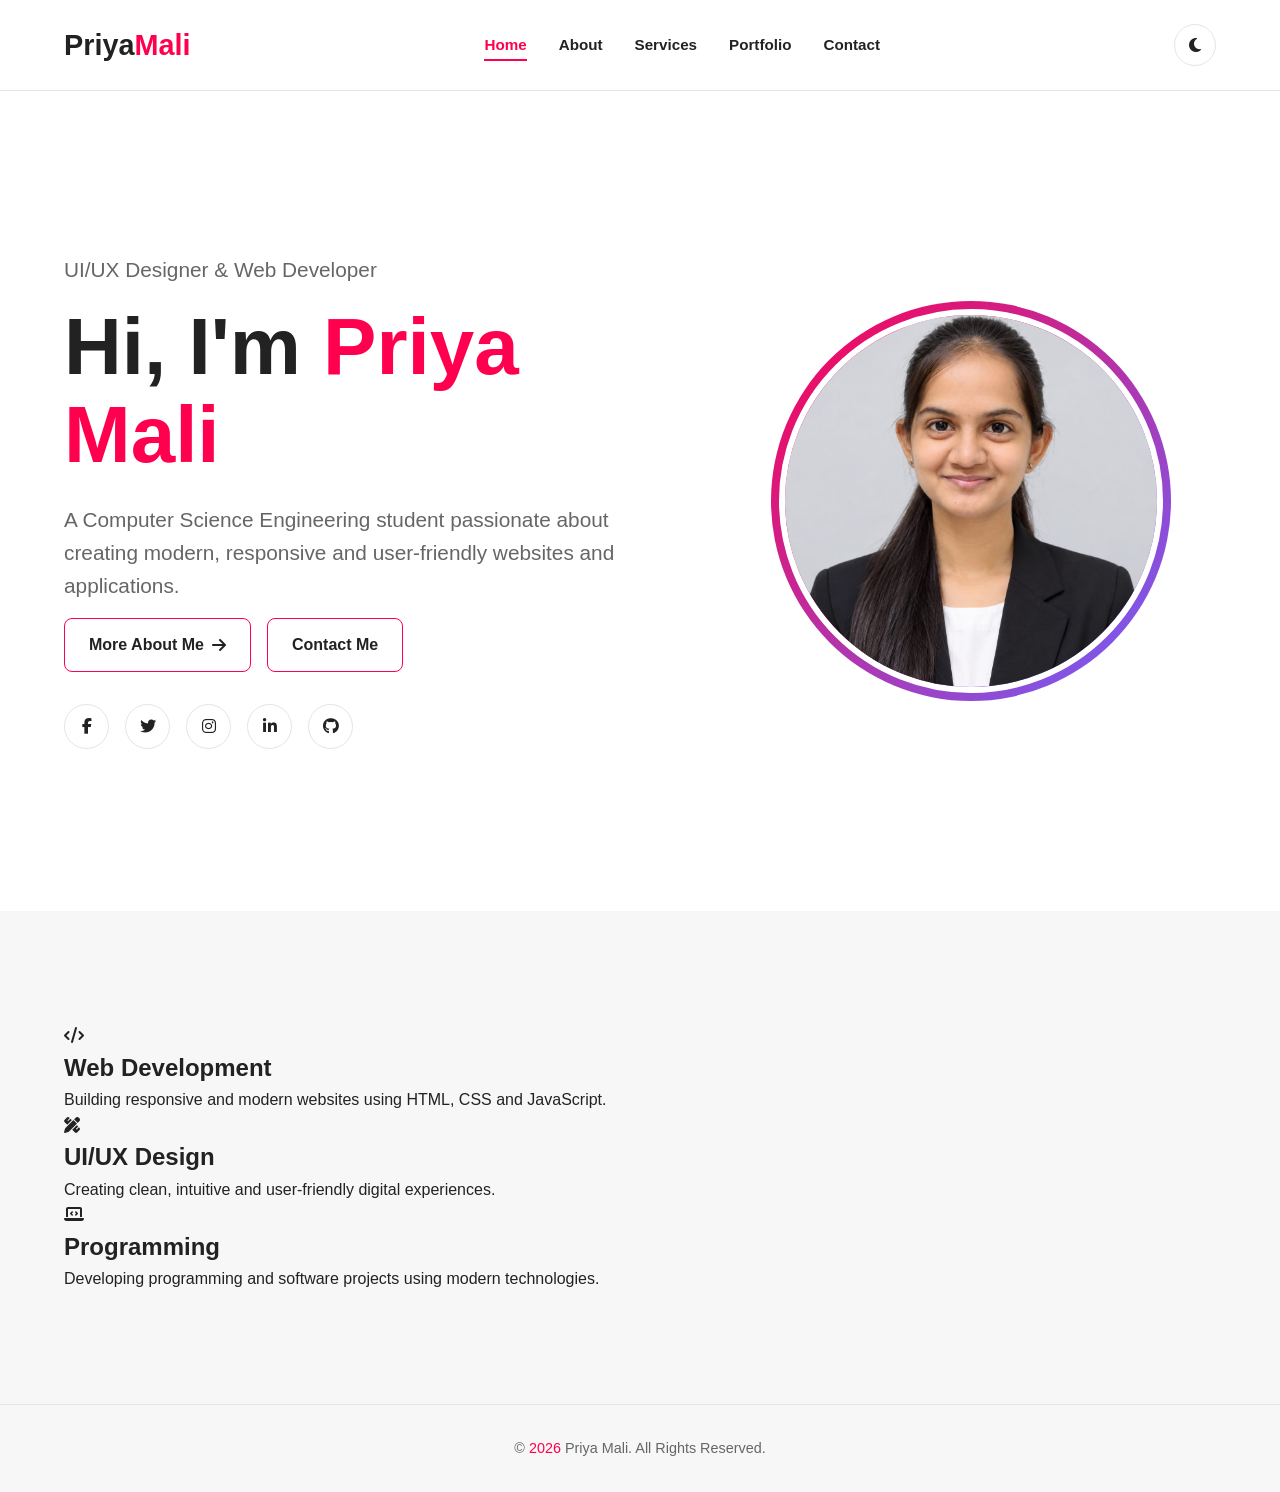
<file: index.html>
<!DOCTYPE html>
<html lang="en">

<head>
    <meta charset="UTF-8">

    <meta http-equiv="X-UA-Compatible" content="IE=edge">

    <meta name="viewport" content="width=device-width, initial-scale=1.0">

    <meta name="description"
        content="Personal portfolio website of Priya Mali, a Computer Science Engineering student and aspiring software developer.">

    <meta name="keywords"
        content="Priya Mali, portfolio, web developer, UI UX designer, software developer, CSE student">

    <meta name="author" content="Priya Mali">

    <title>Priya Mali | Personal Portfolio</title>

    <!-- Font Awesome -->
    <link
        rel="stylesheet"
        href="https://cdnjs.cloudflare.com/ajax/libs/font-awesome/6.5.2/css/all.min.css"
    >

    <!-- CSS -->
    <link rel="stylesheet" href="style.css">
</head>

<body>

    <!-- ================= HEADER ================= -->
    <header class="header" id="header">

        <div class="container">

            <!-- Navigation -->
            <nav class="navbar" aria-label="Main navigation">

                <!-- Logo -->
                <a href="image/logo.png" class="logo" aria-label="Priya Mali Home">
                    Priya<span>Mali</span>
                </a>

                <!-- Navigation Links -->
                <ul class="nav-links" id="navLinks">

                    <li>
                        <a href="index.html" class="active">Home</a>
                    </li>

                    <li>
                        <a href="about.html">About</a>
                    </li>

                    <li>
                        <a href="services.html">Services</a>
                    </li>

                    <li>
                        <a href="portfolio.html">Portfolio</a>
                    </li>

                    <li>
                        <a href="contact.html">Contact</a>
                    </li>

                </ul>

                <!-- Navigation Controls -->
                <div class="nav-controls">

                    <!-- Theme Button -->
                    <button
                        class="theme-btn"
                        id="themeToggle"
                        type="button"
                        aria-label="Switch to dark mode">

                        <i class="fa-solid fa-moon"></i>

                    </button>

                    <!-- Mobile Menu -->
                    <button
                        class="menu-btn"
                        id="menuToggle"
                        type="button"
                        aria-label="Open navigation menu"
                        aria-expanded="false"
                        aria-controls="navLinks">

                        <i class="fa-solid fa-bars"></i>

                    </button>

                </div>

            </nav>

        </div>

    </header>


    <!-- ================= MAIN ================= -->
    <main>

        <!-- ================= HERO SECTION ================= -->
        <section class="hero" id="home">

            <div class="container hero-grid">

                <!-- Hero Text -->
                <div class="hero-content">

                    <p class="hero-subtitle">
                        UI/UX Designer & Web Developer
                    </p>

                    <h1>
                        Hi, I'm
                        <span>Priya Mali</span>
                    </h1>

                    <p class="hero-description">
                        A Computer Science Engineering student passionate
                        about creating modern, responsive and user-friendly
                        websites and applications.
                    </p>

                    <div class="hero-buttons">

                        <a href="about.html" class="btn primary-btn">
                            More About Me
                            <i class="fa-solid fa-arrow-right"></i>
                        </a>

                        <a href="contact.html" class="btn secondary-btn">
                            Contact Me
                        </a>

                    </div>

                    <!-- Social Links -->
                    <div class="social-links">

                        <a href="#"
                            aria-label="Facebook">
                            <i class="fa-brands fa-facebook-f"></i>
                        </a>

                        <a href="#"
                            aria-label="Twitter">
                            <i class="fa-brands fa-twitter"></i>
                        </a>

                        <a href="#"
                            aria-label="Instagram">
                            <i class="fa-brands fa-instagram"></i>
                        </a>

                        <a href="#"
                            aria-label="LinkedIn">
                            <i class="fa-brands fa-linkedin-in"></i>
                        </a>

                        <a href="#"
                            aria-label="GitHub">
                            <i class="fa-brands fa-github"></i>
                        </a>

                    </div>

                </div>


                <!-- Hero Image -->
                <div class="hero-image">

                    <div class="image-wrapper">

                        <img
                            src="images/me.jpg"
                            alt="Priya Mali"
                        >

                    </div>

                </div>

            </div>

        </section>


        <!-- ================= QUICK ABOUT ================= -->
        <section class="quick-about">

            <div class="container about-grid">

                <div class="about-card">

                    <i class="fa-solid fa-code"></i>

                    <h2>Web Development</h2>

                    <p>
                        Building responsive and modern websites using
                        HTML, CSS and JavaScript.
                    </p>

                </div>


                <div class="about-card">

                    <i class="fa-solid fa-pen-ruler"></i>

                    <h2>UI/UX Design</h2>

                    <p>
                        Creating clean, intuitive and user-friendly
                        digital experiences.
                    </p>

                </div>


                <div class="about-card">

                    <i class="fa-solid fa-laptop-code"></i>

                    <h2>Programming</h2>

                    <p>
                        Developing programming and software projects
                        using modern technologies.
                    </p>

                </div>

            </div>

        </section>

    </main>


    <!-- ================= FOOTER ================= -->
    <footer class="footer">

        <div class="container">

            <p>
                © <span id="year"></span> Priya Mali.
                All Rights Reserved.
            </p>

        </div>

    </footer>


    <!-- JavaScript -->
    <script src="script.js"></script>

</body>

</html>
</file>
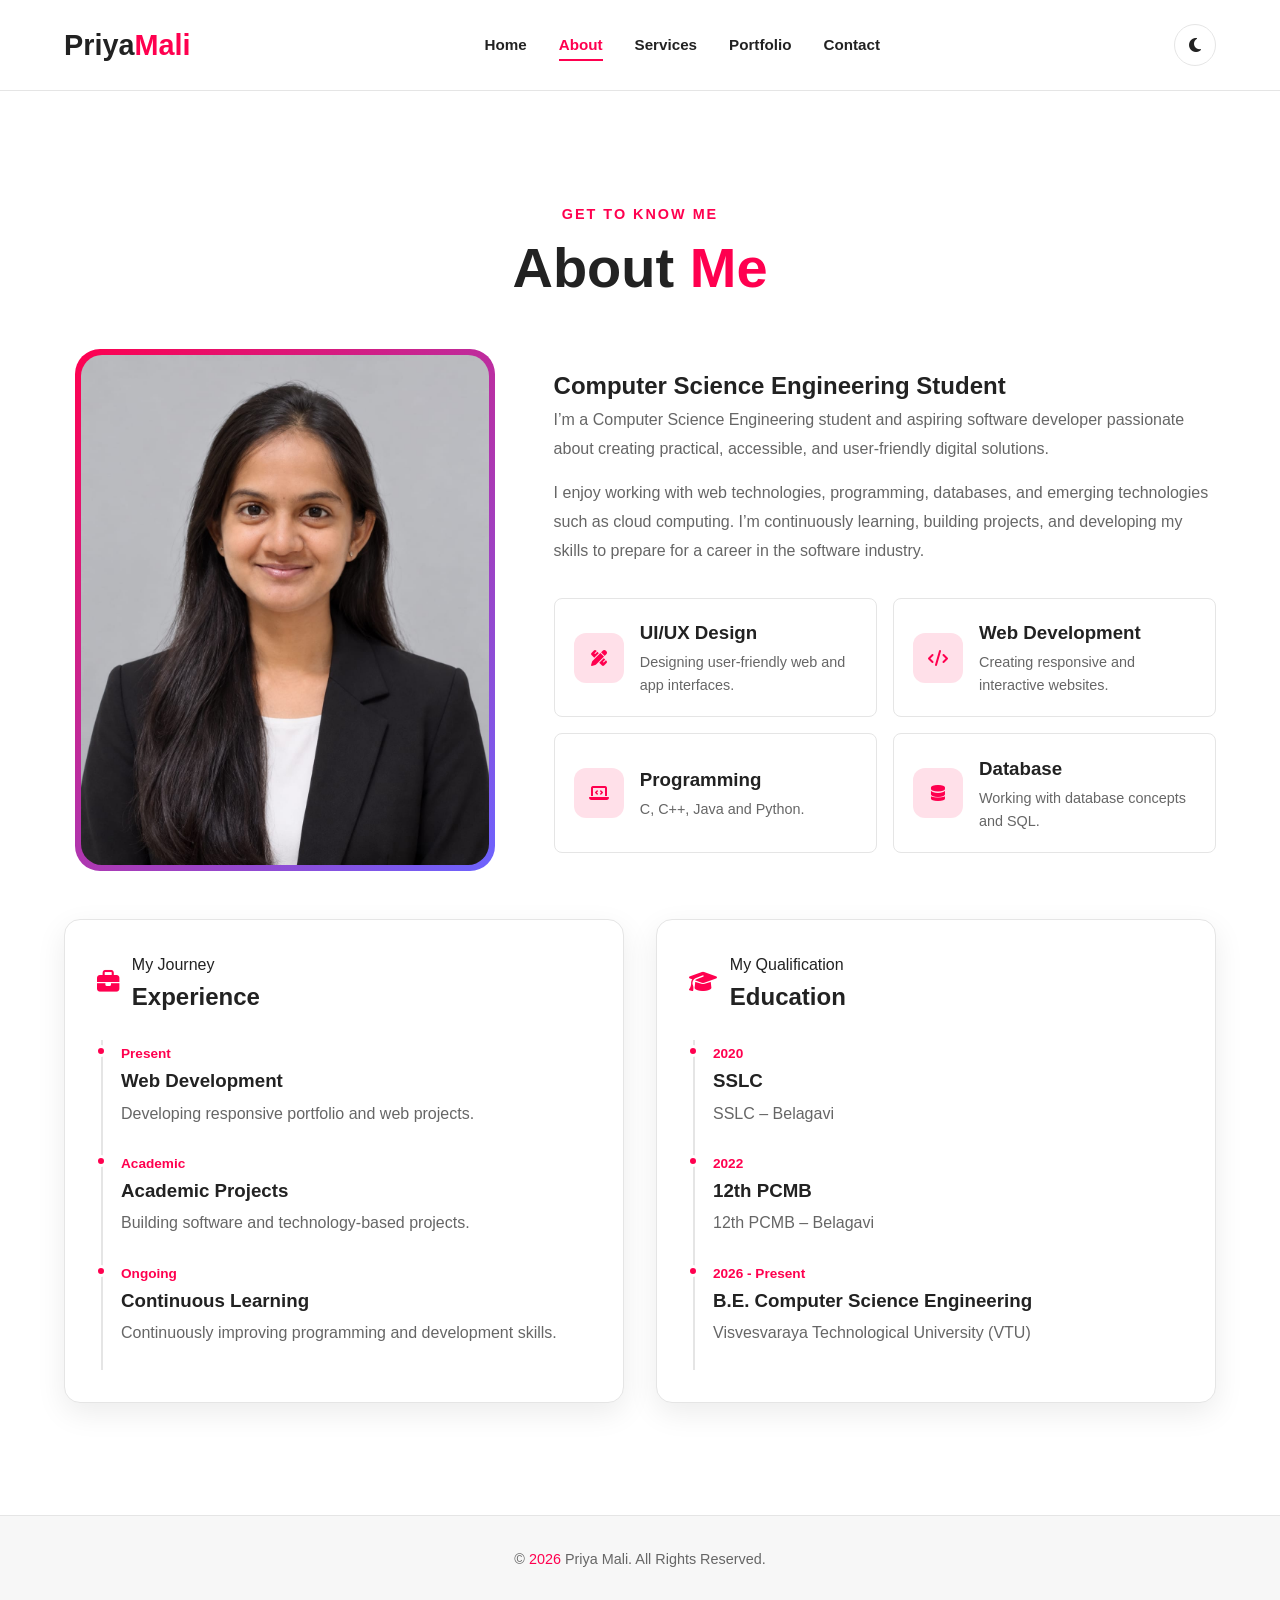
<file: about.html>
<!DOCTYPE html>
<html lang="en">

<head>
    <meta charset="UTF-8">

    <meta name="viewport" content="width=device-width, initial-scale=1.0">

    <meta name="description"
        content="Learn more about Priya Mali, her skills, education, experience and interests in software development.">

    <meta name="author" content="Priya Mali">

    <title>About | Priya Mali</title>

    <!-- Font Awesome -->
    <link
        rel="stylesheet"
        href="https://cdnjs.cloudflare.com/ajax/libs/font-awesome/6.5.2/css/all.min.css"
    >

    <!-- Main CSS -->
    <link rel="stylesheet" href="style.css">
</head>

<body>

    <!-- ================= HEADER ================= -->

    <header class="header">

        <div class="container">

            <nav class="navbar" aria-label="Main navigation">

                <!-- Logo -->
                <a href="index.html" class="logo">
                    Priya<span>Mali</span>
                </a>

                <!-- Navigation -->
                <ul class="nav-links" id="navLinks">

                    <li>
                        <a href="index.html">Home</a>
                    </li>

                    <li>
                        <a href="about.html" class="active">
                            About
                        </a>
                    </li>

                    <li>
                        <a href="services.html">
                            Services
                        </a>
                    </li>

                    <li>
                        <a href="portfolio.html">
                            Portfolio
                        </a>
                    </li>

                    <li>
                        <a href="contact.html">
                            Contact
                        </a>
                    </li>

                </ul>

                <!-- Controls -->
                <div class="nav-controls">

                    <!-- Dark Mode -->
                    <button
                        class="theme-btn"
                        id="themeToggle"
                        type="button"
                        aria-label="Switch to dark mode">

                        <i class="fa-solid fa-moon"></i>

                    </button>

                    <!-- Mobile Menu -->
                    <button
                        class="menu-btn"
                        id="menuToggle"
                        type="button"
                        aria-label="Open navigation menu"
                        aria-expanded="false"
                        aria-controls="navLinks">

                        <i class="fa-solid fa-bars"></i>

                    </button>

                </div>

            </nav>

        </div>

    </header>


    <!-- ================= MAIN ================= -->

    <main>

        <!-- ================= ABOUT SECTION ================= -->

        <section class="about-section" id="about">

            <div class="container">

                <!-- Section Heading -->

                <div class="section-heading">

                    <p>Get To Know Me</p>

                    <h1>
                        About <span>Me</span>
                    </h1>

                </div>


                <!-- ================= ABOUT GRID ================= -->

                <div class="about-main-grid">

                    <!-- About Image -->

                    <div class="about-image">

                        <div class="about-image-wrapper">

                            <img
                                src="images/about.jpg"
                                alt="Priya Mali"
                            >

                        </div>

                    </div>


                    <!-- About Content -->

                    <div class="about-content">

                        <h2>
                            Computer Science Engineering Student
                        </h2>

                        <p>
                            I’m a Computer Science Engineering student and
                            aspiring software developer passionate about
                            creating practical, accessible, and
                            user-friendly digital solutions.
                        </p>

                        <p>
                            I enjoy working with web technologies,
                            programming, databases, and emerging technologies
                            such as cloud computing. I’m continuously
                            learning, building projects, and developing my
                            skills to prepare for a career in the software
                            industry.
                        </p>


                        <!-- ================= SKILL CARDS ================= -->

                        <div class="skill-grid">

                            <article class="skill-card">

                                <div class="skill-icon">
                                    <i class="fa-solid fa-pen-ruler"></i>
                                </div>

                                <div>
                                    <h3>UI/UX Design</h3>

                                    <p>
                                        Designing user-friendly web and
                                        app interfaces.
                                    </p>
                                </div>

                            </article>


                            <article class="skill-card">

                                <div class="skill-icon">
                                    <i class="fa-solid fa-code"></i>
                                </div>

                                <div>
                                    <h3>Web Development</h3>

                                    <p>
                                        Creating responsive and interactive
                                        websites.
                                    </p>
                                </div>

                            </article>


                            <article class="skill-card">

                                <div class="skill-icon">
                                    <i class="fa-solid fa-laptop-code"></i>
                                </div>

                                <div>
                                    <h3>Programming</h3>

                                    <p>
                                        C, C++, Java and Python.
                                    </p>
                                </div>

                            </article>


                            <article class="skill-card">

                                <div class="skill-icon">
                                    <i class="fa-solid fa-database"></i>
                                </div>

                                <div>
                                    <h3>Database</h3>

                                    <p>
                                        Working with database concepts
                                        and SQL.
                                    </p>
                                </div>

                            </article>

                        </div>

                    </div>

                </div>


                <!-- ================= EXPERIENCE & EDUCATION ================= -->

                <div class="timeline-grid">

                    <!-- Experience -->

                    <article class="info-card">

                        <div class="info-card-header">

                            <div class="info-icon">
                                <i class="fa-solid fa-briefcase"></i>
                            </div>

                            <div>
                                <p>My Journey</p>

                                <h2>Experience</h2>
                            </div>

                        </div>


                        <div class="timeline">

                            <div class="timeline-item">

                                <span class="timeline-dot"></span>

                                <div>

                                    <span class="timeline-date">
                                        Present
                                    </span>

                                    <h3>
                                        Web Development
                                    </h3>

                                    <p>
                                        Developing responsive portfolio
                                        and web projects.
                                    </p>

                                </div>

                            </div>


                            <div class="timeline-item">

                                <span class="timeline-dot"></span>

                                <div>

                                    <span class="timeline-date">
                                        Academic
                                    </span>

                                    <h3>
                                        Academic Projects
                                    </h3>

                                    <p>
                                        Building software and
                                        technology-based projects.
                                    </p>

                                </div>

                            </div>


                            <div class="timeline-item">

                                <span class="timeline-dot"></span>

                                <div>

                                    <span class="timeline-date">
                                        Ongoing
                                    </span>

                                    <h3>
                                        Continuous Learning
                                    </h3>

                                    <p>
                                        Continuously improving programming
                                        and development skills.
                                    </p>

                                </div>

                            </div>

                        </div>

                    </article>


                    <!-- Education -->

                    <article class="info-card">

                        <div class="info-card-header">

                            <div class="info-icon">
                                <i class="fa-solid fa-graduation-cap"></i>
                            </div>

                            <div>
                                <p>My Qualification</p>

                                <h2>Education</h2>
                            </div>

                        </div>


                        <div class="timeline">

                            <div class="timeline-item">

                                <span class="timeline-dot"></span>

                                <div>

                                    <span class="timeline-date">
                                        2020
                                    </span>

                                    <h3>
                                        SSLC
                                    </h3>

                                    <p>
                                        SSLC – Belagavi
                                    </p>

                                </div>

                            </div>


                            <div class="timeline-item">

                                <span class="timeline-dot"></span>

                                <div>

                                    <span class="timeline-date">
                                        2022
                                    </span>

                                    <h3>
                                        12th PCMB
                                    </h3>

                                    <p>
                                        12th PCMB – Belagavi
                                    </p>

                                </div>

                            </div>


                            <div class="timeline-item">

                                <span class="timeline-dot"></span>

                                <div>

                                    <span class="timeline-date">
                                        2026 - Present
                                    </span>

                                    <h3>
                                        B.E. Computer Science Engineering
                                    </h3>

                                    <p>
                                        Visvesvaraya Technological
                                        University (VTU)
                                    </p>

                                </div>

                            </div>

                        </div>

                    </article>

                </div>

            </div>

        </section>

    </main>


    <!-- ================= FOOTER ================= -->

    <footer class="footer">

        <div class="container">

            <p>
                © <span id="year"></span> Priya Mali.
                All Rights Reserved.
            </p>

        </div>

    </footer>


    <!-- JavaScript -->
    <script src="script.js"></script>

</body>

</html>
</file>
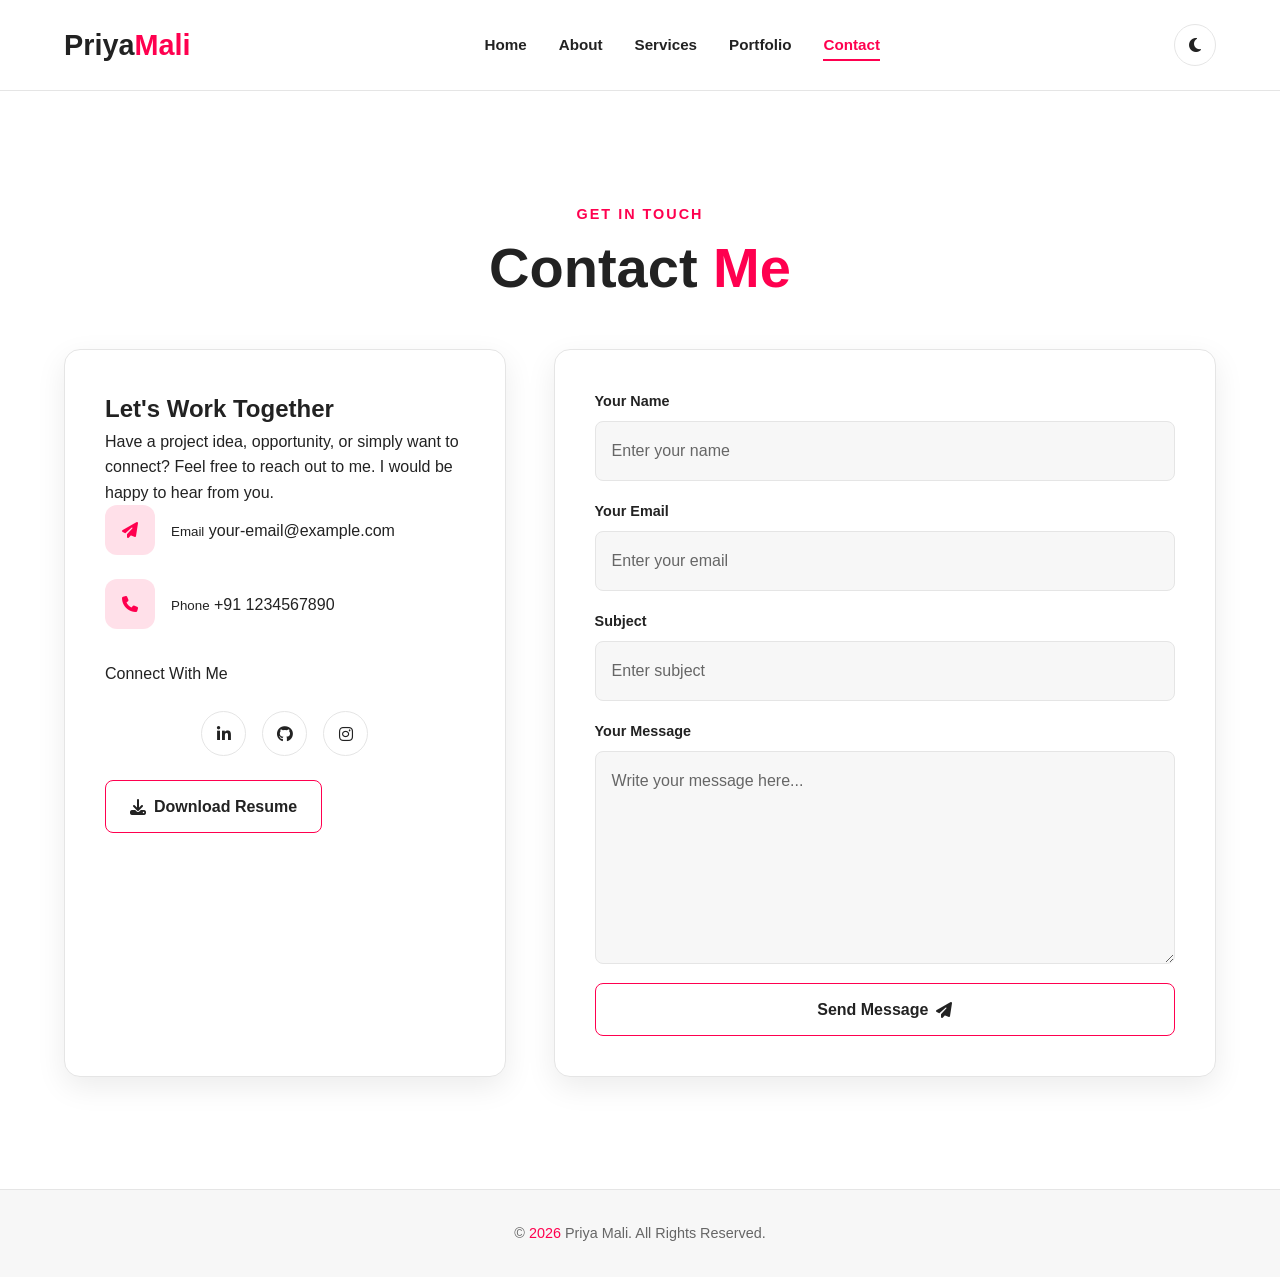
<file: contact.html>
<!DOCTYPE html>
<html lang="en">

<head>
    <meta charset="UTF-8">

    <meta name="viewport" content="width=device-width, initial-scale=1.0">

    <meta name="description"
        content="Contact Priya Mali for web development, UI/UX design and software development opportunities.">

    <meta name="author" content="Priya Mali">

    <title>Contact | Priya Mali</title>

    <!-- Font Awesome -->
    <link
        rel="stylesheet"
        href="https://cdnjs.cloudflare.com/ajax/libs/font-awesome/6.5.2/css/all.min.css"
    >

    <!-- Main CSS -->
    <link rel="stylesheet" href="style.css">
</head>

<body>

    <!-- ================= HEADER ================= -->

    <header class="header">

        <div class="container">

            <nav class="navbar" aria-label="Main navigation">

                <!-- Logo -->
                <a href="index.html" class="logo">
                    Priya<span>Mali</span>
                </a>


                <!-- Navigation -->
                <ul class="nav-links" id="navLinks">

                    <li>
                        <a href="index.html">
                            Home
                        </a>
                    </li>

                    <li>
                        <a href="about.html">
                            About
                        </a>
                    </li>

                    <li>
                        <a href="services.html">
                            Services
                        </a>
                    </li>

                    <li>
                        <a href="portfolio.html">
                            Portfolio
                        </a>
                    </li>

                    <li>
                        <a href="contact.html" class="active">
                            Contact
                        </a>
                    </li>

                </ul>


                <!-- Navigation Controls -->
                <div class="nav-controls">

                    <!-- Dark Mode -->
                    <button
                        class="theme-btn"
                        id="themeToggle"
                        type="button"
                        aria-label="Switch to dark mode">

                        <i class="fa-solid fa-moon"></i>

                    </button>


                    <!-- Mobile Menu -->
                    <button
                        class="menu-btn"
                        id="menuToggle"
                        type="button"
                        aria-label="Open navigation menu"
                        aria-expanded="false"
                        aria-controls="navLinks">

                        <i class="fa-solid fa-bars"></i>

                    </button>

                </div>

            </nav>

        </div>

    </header>


    <!-- ================= MAIN ================= -->

    <main>

        <section class="contact-section">

            <div class="container">


                <!-- Section Heading -->

                <div class="section-heading">

                    <p>Get In Touch</p>

                    <h1>
                        Contact <span>Me</span>
                    </h1>

                </div>


                <!-- ================= CONTACT GRID ================= -->

                <div class="contact-grid">


                    <!-- ================= CONTACT INFORMATION ================= -->

                    <article class="contact-info">

                        <h2>
                            Let's Work Together
                        </h2>

                        <p class="contact-description">
                            Have a project idea, opportunity, or simply
                            want to connect? Feel free to reach out to me.
                            I would be happy to hear from you.
                        </p>


                        <!-- Email -->

                        <a
                            href="mailto:your-email@example.com"
                            class="contact-item">

                            <span class="contact-icon">
                                <i class="fa-solid fa-paper-plane"></i>
                            </span>

                            <span>
                                <small>Email</small>
                                your-email@example.com
                            </span>

                        </a>


                        <!-- Phone -->

                        <a
                            href="tel:+911234567890"
                            class="contact-item">

                            <span class="contact-icon">
                                <i class="fa-solid fa-phone"></i>
                            </span>

                            <span>
                                <small>Phone</small>
                                +91 1234567890
                            </span>

                        </a>


                        <!-- Social Media -->

                        <div class="contact-social">

                            <p>Connect With Me</p>

                            <div class="social-icons">

                                <a
                                    href="https://www.linkedin.com/in/priya-kumar-mali-79173636b/"
                                    target="_blank"
                                    rel="noopener noreferrer"
                                    aria-label="LinkedIn">

                                    <i class="fa-brands fa-linkedin-in"></i>

                                </a>


                                <a
                                    href="https://github.com/priyamali7008-ai"
                                    target="_blank"
                                    rel="noopener noreferrer"
                                    aria-label="GitHub">

                                    <i class="fa-brands fa-github"></i>

                                </a>


                                <a
                                    href="https://www.instagram.com/"
                                    target="_blank"
                                    rel="noopener noreferrer"
                                    aria-label="Instagram">

                                    <i class="fa-brands fa-instagram"></i>

                                </a>

                            </div>

                        </div>


                        <!-- Resume -->

                        <a
                            href="images/cv.pdf"
                            download
                            class="btn primary-btn resume-btn">

                            <i class="fa-solid fa-download"></i>

                            Download Resume

                        </a>

                    </article>


                    <!-- ================= CONTACT FORM ================= -->

                    <article class="contact-form-card">

                        <form
                            action="#"
                            method="post"
                            class="contact-form">


                            <!-- Name -->

                            <div class="form-group">

                                <label for="name">
                                    Your Name
                                </label>

                                <input
                                    type="text"
                                    id="name"
                                    name="name"
                                    placeholder="Enter your name"
                                    autocomplete="name"
                                    required
                                >

                            </div>


                            <!-- Email -->

                            <div class="form-group">

                                <label for="email">
                                    Your Email
                                </label>

                                <input
                                    type="email"
                                    id="email"
                                    name="email"
                                    placeholder="Enter your email"
                                    autocomplete="email"
                                    required
                                >

                            </div>


                            <!-- Subject -->

                            <div class="form-group">

                                <label for="subject">
                                    Subject
                                </label>

                                <input
                                    type="text"
                                    id="subject"
                                    name="subject"
                                    placeholder="Enter subject"
                                    required
                                >

                            </div>


                            <!-- Message -->

                            <div class="form-group">

                                <label for="message">
                                    Your Message
                                </label>

                                <textarea
                                    id="message"
                                    name="message"
                                    rows="7"
                                    placeholder="Write your message here..."
                                    required
                                ></textarea>

                            </div>


                            <!-- Submit -->

                            <button
                                type="submit"
                                class="btn primary-btn submit-btn">

                                Send Message

                                <i class="fa-solid fa-paper-plane"></i>

                            </button>

                        </form>

                    </article>

                </div>

            </div>

        </section>

    </main>


    <!-- ================= FOOTER ================= -->

    <footer class="footer">

        <div class="container">

            <p>
                © <span id="year"></span>
                Priya Mali. All Rights Reserved.
            </p>

        </div>

    </footer>


    <!-- JavaScript -->
    <script src="script.js"></script>

</body>

</html>
</file>
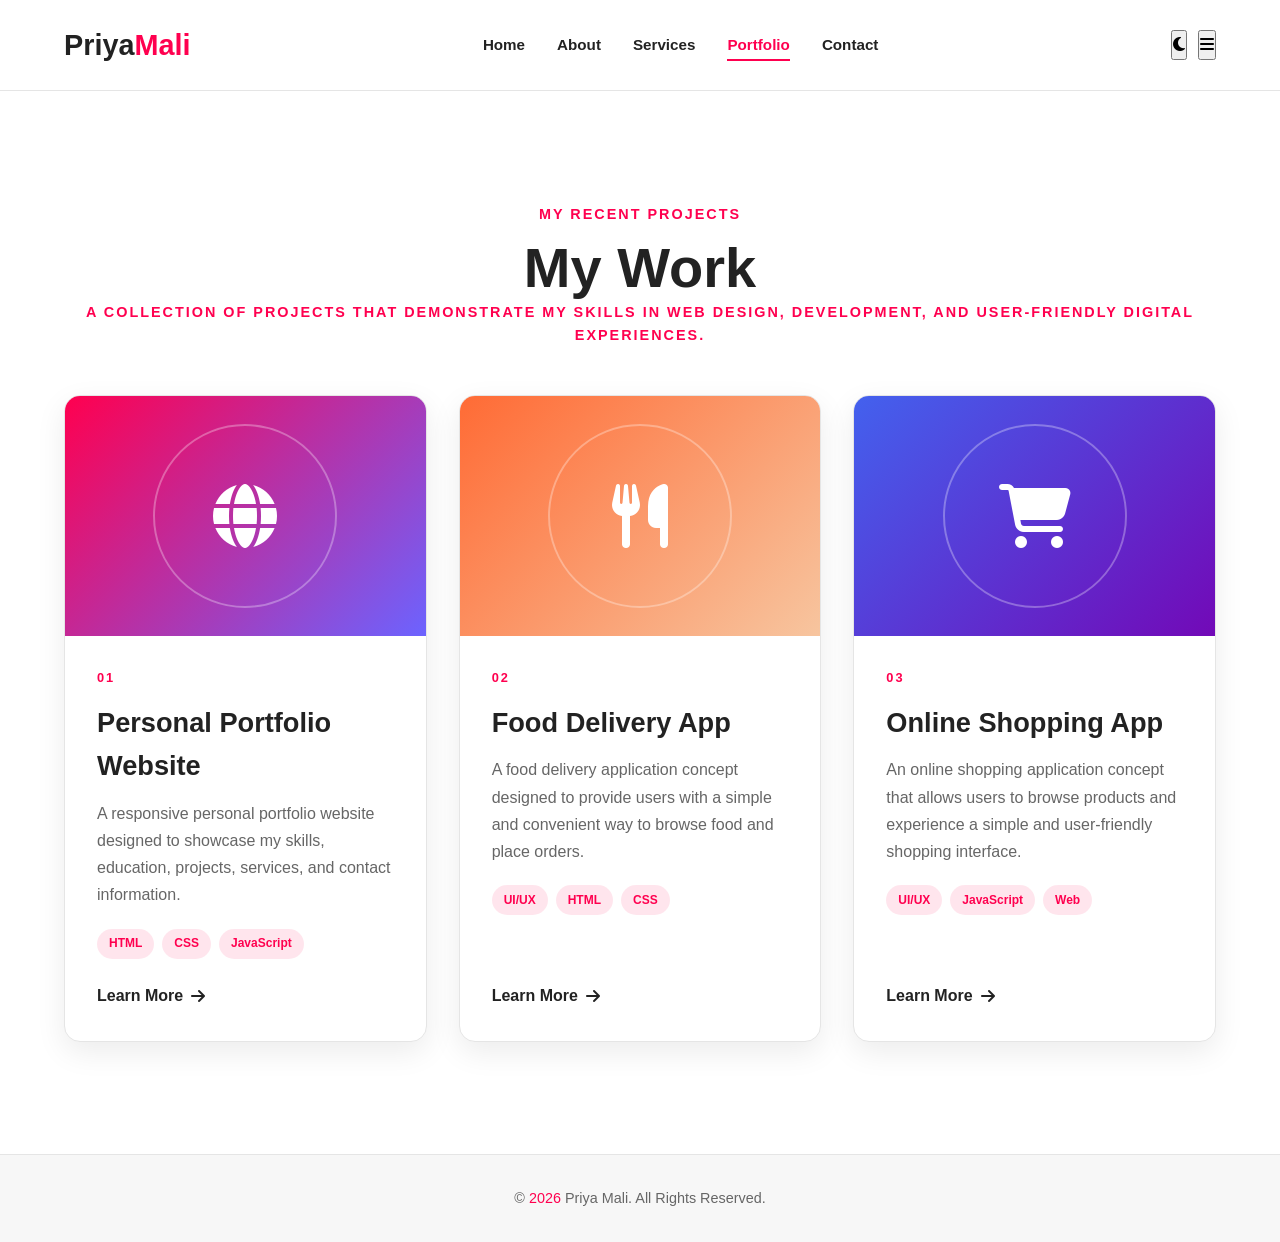
<file: portfolio.html>
<!DOCTYPE html>
<html lang="en">

<head>
    <meta charset="UTF-8">

    <meta name="viewport"
          content="width=device-width, initial-scale=1.0">

    <meta name="description"
          content="Portfolio of Priya Mali - Web Design, Web Development and UI/UX projects.">

    <title>Portfolio | Priya Mali</title>

    <!-- Font Awesome -->
    <link rel="stylesheet"
          href="https://cdnjs.cloudflare.com/ajax/libs/font-awesome/6.5.2/css/all.min.css">

    <!-- CSS -->
    <link rel="stylesheet" href="style.css">
</head>

<body>

    <!-- ================= HEADER ================= -->

    <header class="header">

        <div class="container">

            <nav class="navbar"
                 aria-label="Main navigation">

                <!-- Logo -->
                <a href="index.html"
                   class="logo"
                   aria-label="Priya Mali Home">
                    Priya<span>Mali</span>
                </a>

                <!-- Navigation -->
                <ul class="nav-links" id="navLinks">

                    <li>
                        <a href="index.html">Home</a>
                    </li>

                    <li>
                        <a href="about.html">About</a>
                    </li>

                    <li>
                        <a href="services.html">Services</a>
                    </li>

                    <li>
                        <a href="portfolio.html"
                           class="active">
                            Portfolio
                        </a>
                    </li>

                    <li>
                        <a href="contact.html">Contact</a>
                    </li>

                </ul>

                <!-- Navigation Controls -->
                <div class="nav-controls">

                    <!-- Dark / Light Mode -->
                    <button
                        type="button"
                        id="themeToggle"
                        class="theme-toggle"
                        aria-label="Switch to dark mode">

                        <i class="fa-solid fa-moon"></i>

                    </button>

                    <!-- Mobile Menu -->
                    <button
                        type="button"
                        id="menuToggle"
                        class="menu-toggle"
                        aria-label="Open navigation menu"
                        aria-expanded="false"
                        aria-controls="navLinks">

                        <i class="fa-solid fa-bars"></i>

                    </button>

                </div>

            </nav>

        </div>

    </header>


    <!-- ================= MAIN CONTENT ================= -->

    <main>

        <section class="portfolio-section"
                 id="portfolio">

            <div class="container">

                <!-- Section Heading -->

                <div class="section-heading">

                    <p class="section-subtitle">
                        My Recent Projects
                    </p>

                    <h1>
                        My Work
                    </h1>

                    <p>
                        A collection of projects that demonstrate
                        my skills in web design, development, and
                        user-friendly digital experiences.
                    </p>

                </div>


                <!-- ================= PROJECT GRID ================= -->

                <div class="project-grid">


                    <!-- PROJECT 1 -->

                    <article class="project-card">

                        <div class="project-image portfolio-image">

                            <i class="fa-solid fa-globe"
                               aria-hidden="true"></i>

                        </div>

                        <div class="project-content">

                            <span class="project-number">
                                01
                            </span>

                            <h2>
                                Personal Portfolio Website
                            </h2>

                            <p>
                                A responsive personal portfolio website
                                designed to showcase my skills, education,
                                projects, services, and contact information.
                            </p>

                            <div class="project-tags">

                                <span>HTML</span>
                                <span>CSS</span>
                                <span>JavaScript</span>

                            </div>

                            <a href="contact.html"
                               class="project-link">

                                Learn More
                                <i class="fa-solid fa-arrow-right"
                                   aria-hidden="true"></i>

                            </a>

                        </div>

                    </article>


                    <!-- PROJECT 2 -->

                    <article class="project-card">

                        <div class="project-image food-image">

                            <i class="fa-solid fa-utensils"
                               aria-hidden="true"></i>

                        </div>

                        <div class="project-content">

                            <span class="project-number">
                                02
                            </span>

                            <h2>
                                Food Delivery App
                            </h2>

                            <p>
                                A food delivery application concept designed
                                to provide users with a simple and convenient
                                way to browse food and place orders.
                            </p>

                            <div class="project-tags">

                                <span>UI/UX</span>
                                <span>HTML</span>
                                <span>CSS</span>

                            </div>

                            <a href="contact.html"
                               class="project-link">

                                Learn More
                                <i class="fa-solid fa-arrow-right"
                                   aria-hidden="true"></i>

                            </a>

                        </div>

                    </article>


                    <!-- PROJECT 3 -->

                    <article class="project-card">

                        <div class="project-image shopping-image">

                            <i class="fa-solid fa-cart-shopping"
                               aria-hidden="true"></i>

                        </div>

                        <div class="project-content">

                            <span class="project-number">
                                03
                            </span>

                            <h2>
                                Online Shopping App
                            </h2>

                            <p>
                                An online shopping application concept that
                                allows users to browse products and experience
                                a simple and user-friendly shopping interface.
                            </p>

                            <div class="project-tags">

                                <span>UI/UX</span>
                                <span>JavaScript</span>
                                <span>Web</span>

                            </div>

                            <a href="contact.html"
                               class="project-link">

                                Learn More
                                <i class="fa-solid fa-arrow-right"
                                   aria-hidden="true"></i>

                            </a>

                        </div>

                    </article>

                </div>

            </div>

        </section>

    </main>


    <!-- ================= FOOTER ================= -->

    <footer class="footer">

        <div class="container">

            <p>
                © <span id="year"></span> Priya Mali.
                All Rights Reserved.
            </p>

        </div>

    </footer>


    <!-- JavaScript -->

    <script src="script.js"></script>

</body>

</html>
</file>
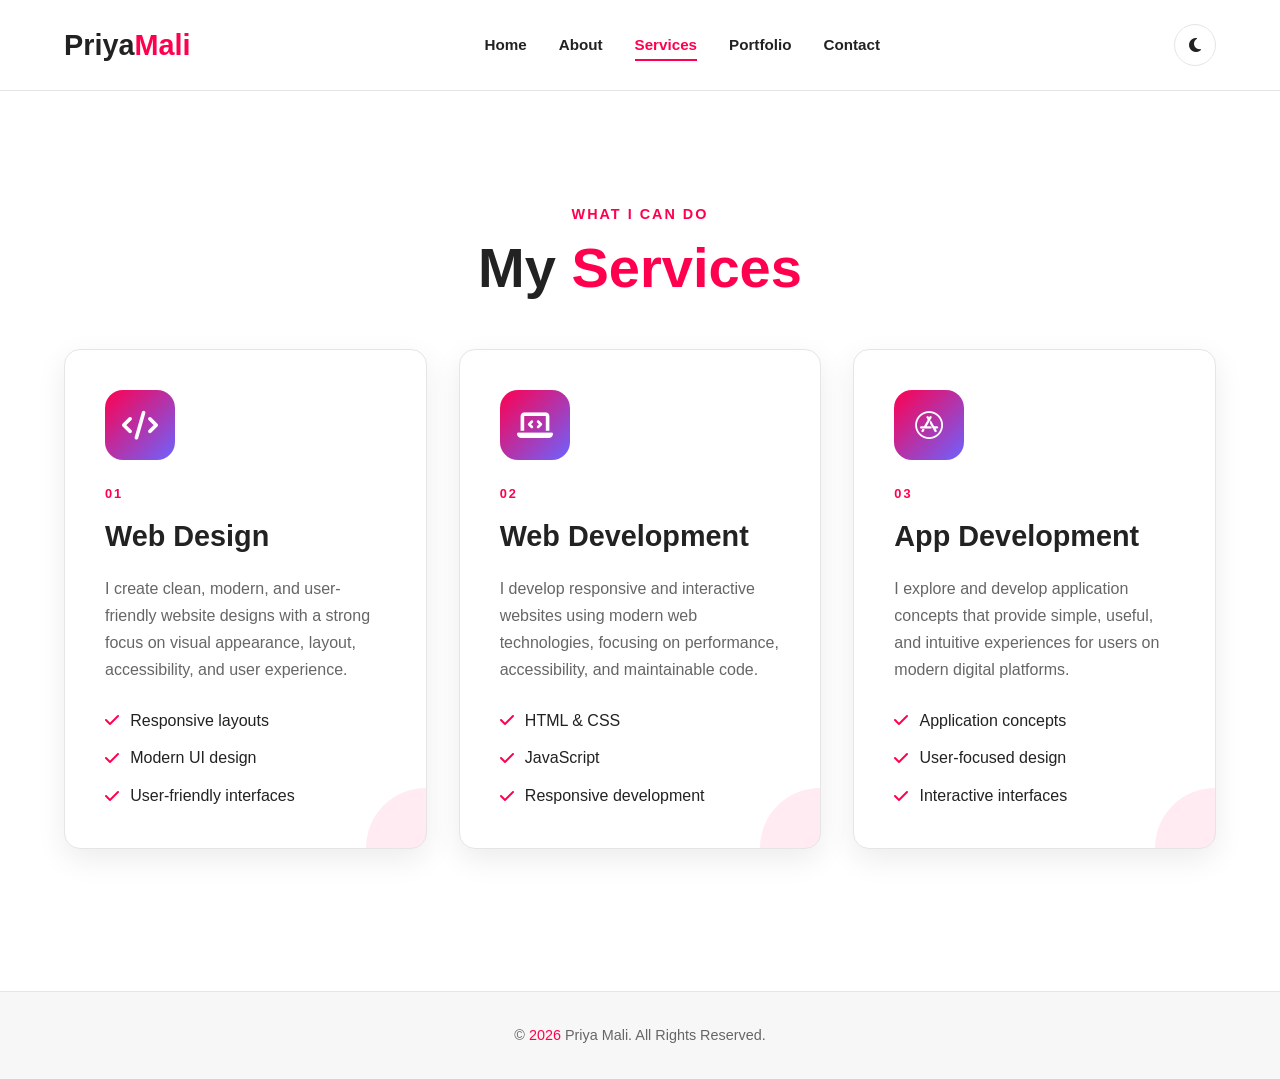
<file: services.html>
<!DOCTYPE html>
<html lang="en">

<head>
    <meta charset="UTF-8">

    <meta name="viewport" content="width=device-width, initial-scale=1.0">

    <meta name="description"
        content="Explore Priya Mali's web design, web development and app development services.">

    <meta name="author" content="Priya Mali">

    <title>Services | Priya Mali</title>

    <!-- Font Awesome -->
    <link
        rel="stylesheet"
        href="https://cdnjs.cloudflare.com/ajax/libs/font-awesome/6.5.2/css/all.min.css"
    >

    <!-- Main CSS -->
    <link rel="stylesheet" href="style.css">
</head>

<body>

    <!-- ================= HEADER ================= -->

    <header class="header">

        <div class="container">

            <nav class="navbar" aria-label="Main navigation">

                <!-- Logo -->
                <a href="index.html" class="logo">
                    Priya<span>Mali</span>
                </a>

                <!-- Navigation -->
                <ul class="nav-links" id="navLinks">

                    <li>
                        <a href="index.html">
                            Home
                        </a>
                    </li>

                    <li>
                        <a href="about.html">
                            About
                        </a>
                    </li>

                    <li>
                        <a href="services.html" class="active">
                            Services
                        </a>
                    </li>

                    <li>
                        <a href="portfolio.html">
                            Portfolio
                        </a>
                    </li>

                    <li>
                        <a href="contact.html">
                            Contact
                        </a>
                    </li>

                </ul>

                <!-- Navigation Controls -->
                <div class="nav-controls">

                    <!-- Dark / Light Mode -->
                    <button
                        class="theme-btn"
                        id="themeToggle"
                        type="button"
                        aria-label="Switch to dark mode">

                        <i class="fa-solid fa-moon"></i>

                    </button>

                    <!-- Mobile Menu -->
                    <button
                        class="menu-btn"
                        id="menuToggle"
                        type="button"
                        aria-label="Open navigation menu"
                        aria-expanded="false"
                        aria-controls="navLinks">

                        <i class="fa-solid fa-bars"></i>

                    </button>

                </div>

            </nav>

        </div>

    </header>


    <!-- ================= MAIN ================= -->

    <main>

        <section class="services-section" id="services">

            <div class="container">

                <!-- Section Heading -->
                <div class="section-heading">

                    <p>What I Can Do</p>

                    <h1>
                        My <span>Services</span>
                    </h1>

                </div>


                <!-- ================= SERVICES GRID ================= -->

                <div class="services-grid">


                    <!-- SERVICE 1 -->
                    <article class="service-card">

                        <div class="service-icon">
                            <i class="fa-solid fa-code"></i>
                        </div>

                        <span class="service-number">
                            01
                        </span>

                        <h2>
                            Web Design
                        </h2>

                        <p>
                            I create clean, modern, and user-friendly website
                            designs with a strong focus on visual appearance,
                            layout, accessibility, and user experience.
                        </p>

                        <ul class="service-features">

                            <li>
                                <i class="fa-solid fa-check"></i>
                                Responsive layouts
                            </li>

                            <li>
                                <i class="fa-solid fa-check"></i>
                                Modern UI design
                            </li>

                            <li>
                                <i class="fa-solid fa-check"></i>
                                User-friendly interfaces
                            </li>

                        </ul>

                    </article>


                    <!-- SERVICE 2 -->
                    <article class="service-card">

                        <div class="service-icon">
                            <i class="fa-solid fa-laptop-code"></i>
                        </div>

                        <span class="service-number">
                            02
                        </span>

                        <h2>
                            Web Development
                        </h2>

                        <p>
                            I develop responsive and interactive websites
                            using modern web technologies, focusing on
                            performance, accessibility, and maintainable code.
                        </p>

                        <ul class="service-features">

                            <li>
                                <i class="fa-solid fa-check"></i>
                                HTML & CSS
                            </li>

                            <li>
                                <i class="fa-solid fa-check"></i>
                                JavaScript
                            </li>

                            <li>
                                <i class="fa-solid fa-check"></i>
                                Responsive development
                            </li>

                        </ul>

                    </article>


                    <!-- SERVICE 3 -->
                    <article class="service-card">

                        <div class="service-icon">
                            <i class="fa-brands fa-app-store"></i>
                        </div>

                        <span class="service-number">
                            03
                        </span>

                        <h2>
                            App Development
                        </h2>

                        <p>
                            I explore and develop application concepts that
                            provide simple, useful, and intuitive experiences
                            for users on modern digital platforms.
                        </p>

                        <ul class="service-features">

                            <li>
                                <i class="fa-solid fa-check"></i>
                                Application concepts
                            </li>

                            <li>
                                <i class="fa-solid fa-check"></i>
                                User-focused design
                            </li>

                            <li>
                                <i class="fa-solid fa-check"></i>
                                Interactive interfaces
                            </li>

                        </ul>

                    </article>

                </div>

            </div>

        </section>

    </main>


    <!-- ================= FOOTER ================= -->

    <footer class="footer">

        <div class="container">

            <p>
                © <span id="year"></span>
                Priya Mali. All Rights Reserved.
            </p>

        </div>

    </footer>


    <!-- JavaScript -->
    <script src="script.js"></script>

</body>

</html>
</file>
<file: style.css>
/* =====================================================
   ADVANCED CSS3 & RESPONSIVE PORTFOLIO
   Priya Mali | Personal Portfolio
===================================================== */


/* =====================================================
   1. CSS VARIABLES
   ===================================================== */

:root {
    --primary-color: #ff004f;
    --secondary-color: #6c63ff;

    --bg-color: #ffffff;
    --section-bg: #f7f7f7;

    --text-color: #222222;
    --text-light: #666666;

    --card-bg: #ffffff;
    --border-color: #e5e5e5;

    --shadow:
        0 10px 30px rgba(0, 0, 0, 0.08);

    --shadow-hover:
        0 20px 45px rgba(0, 0, 0, 0.15);

    --radius-small: 8px;
    --radius-medium: 16px;
    --radius-large: 25px;

    --transition:
        all 0.3s ease;

    --container-width: 1200px;
}


/* =====================================================
   DARK THEME
   ===================================================== */

body.dark-theme {
    --bg-color: #080808;
    --section-bg: #111111;

    --text-color: #ffffff;
    --text-light: #ababab;

    --card-bg: #1a1a1a;
    --border-color: #333333;

    --shadow:
        0 10px 30px rgba(0, 0, 0, 0.35);

    --shadow-hover:
        0 20px 45px rgba(0, 0, 0, 0.55);
}


/* =====================================================
   2. RESET
   ===================================================== */

* {
    margin: 0;
    padding: 0;
    box-sizing: border-box;
}


html {
    scroll-behavior: smooth;
}


body {
    background: var(--bg-color);
    color: var(--text-color);

    font-family:
        Arial,
        Helvetica,
        sans-serif;

    line-height: 1.6;

    transition:
        background-color 0.3s ease,
        color 0.3s ease;
}


img {
    max-width: 100%;
    display: block;
}


a {
    text-decoration: none;
    color: inherit;
}


ul {
    list-style: none;
}


button,
input,
textarea {
    font: inherit;
}


/* =====================================================
   3. CONTAINER
   ===================================================== */

.container {
    width: min(
        90%,
        var(--container-width)
    );

    margin-inline: auto;
}


/* =====================================================
   4. HEADER
   ===================================================== */

.header {
    position: sticky;

    top: 0;

    z-index: 1000;

    background:
        color-mix(
            in srgb,
            var(--bg-color) 88%,
            transparent
        );

   

    border-bottom:
        1px solid var(--border-color);
}


/* =====================================================
   5. NAVBAR
   FLEXBOX
   ===================================================== */

.navbar {
    min-height: 80px;

    display: flex;

    align-items: center;

    justify-content: space-between;

    gap: 2rem;
}


/* =====================================================
   LOGO
   ===================================================== */

.logo {
    color: var(--text-color);

    font-size: 1.8rem;

    font-weight: 800;

    white-space: nowrap;
}


.logo span {
    color: var(--primary-color);
}


/* =====================================================
   NAVIGATION LINKS
   ===================================================== */

.nav-links {
    display: flex;

    align-items: center;

    gap: 2rem;
}


.nav-links a {
    position: relative;

    color: var(--text-color);

    font-size: 0.95rem;

    font-weight: 600;

    padding: 0.5rem 0;

    transition: var(--transition);
}


.nav-links a:hover,
.nav-links a.active {
    color: var(--primary-color);
}


.nav-links a::after {
    content: "";

    position: absolute;

    left: 0;
    bottom: 0;

    width: 0;
    height: 2px;

    background:
        var(--primary-color);

    transition: var(--transition);
}


.nav-links a:hover::after,
.nav-links a.active::after {
    width: 100%;
}


/* =====================================================
   NAV CONTROLS
   FLEXBOX
   ===================================================== */

.nav-controls {
    display: flex;

    align-items: center;

    gap: 0.7rem;
}


/* =====================================================
   THEME BUTTON
   ===================================================== */

.theme-btn,
.menu-btn {
    width: 42px;
    height: 42px;

    display: grid;

    place-items: center;

    border: 1px solid var(--border-color);

    border-radius: 50%;

    background: var(--card-bg);

    color: var(--text-color);

    cursor: pointer;

    transition: var(--transition);
}


.theme-btn:hover,
.menu-btn:hover {
    color: #ffffff;

    background:
        var(--primary-color);

    border-color:
        var(--primary-color);

    transform: translateY(-2px);
}


/* =====================================================
   MOBILE MENU BUTTON
   ===================================================== */

.menu-btn {
    display: none;
}


/* =====================================================
   6. SECTION HEADING
   ===================================================== */

.section-heading {
    margin-bottom: 3rem;

    text-align: center;
}


.section-heading p {
    color: var(--primary-color);

    font-size: 0.9rem;

    font-weight: 700;

    text-transform: uppercase;

    letter-spacing: 2px;

    margin-bottom: 0.5rem;
}


.section-heading h1 {
    color: var(--text-color);

    font-size:
        clamp(2rem, 5vw, 3.5rem);

    line-height: 1.2;
}


.section-heading h1 span {
    color: var(--primary-color);
}


/* =====================================================
   7. HERO SECTION
   CSS GRID
   ===================================================== */

.hero {
    min-height: calc(100vh - 80px);

    display: flex;

    align-items: center;

    padding: 5rem 0;

    background: var(--bg-color);
}


.hero-grid {
    display: grid;

    grid-template-columns: 1fr;

    align-items: center;

    gap: 3rem;
}


/* =====================================================
   HERO CONTENT
   ===================================================== */

.hero-content {
    text-align: center;
}


.hero-content p {
    color: var(--text-light);

    font-size:
        clamp(1rem, 2vw, 1.3rem);

    margin-bottom: 1rem;
}


.hero-content h1 {
    color: var(--text-color);

    font-size:
        clamp(2.5rem, 7vw, 5rem);

    line-height: 1.1;

    margin-bottom: 1.5rem;
}


.hero-content h1 span {
    color: var(--primary-color);
}


.hero-description {
    max-width: 650px;

    margin:
        0 auto 2rem;

    color: var(--text-light);
}


/* =====================================================
   BUTTONS
   ===================================================== */

.btn {
    display: inline-flex;

    align-items: center;

    justify-content: center;

    gap: 0.5rem;

    padding:
        0.8rem 1.5rem;

    border:
        1px solid var(--primary-color);

    border-radius: 8px;

    background: transparent;

    color: var(--text-color);

    font-weight: 700;

    cursor: pointer;

    transition: var(--transition);
}


.btn:hover {
    background:
        var(--primary-color);

    color: #ffffff;

    transform:
        translateY(-3px);
}


.btn-primary {
    background:
        var(--primary-color);

    color: #ffffff;
}


.btn-primary:hover {
    background: transparent;

    color: var(--primary-color);
}


/* =====================================================
   HERO BUTTON GROUP
   FLEXBOX
   ===================================================== */

.hero-buttons {
    display: flex;

    justify-content: center;

    flex-wrap: wrap;

    gap: 1rem;

    margin-bottom: 2rem;
}


/* =====================================================
   SOCIAL ICONS
   FLEXBOX
   ===================================================== */

.social-links,
.social-icons {
    display: flex;

    align-items: center;

    justify-content: center;

    flex-wrap: wrap;

    gap: 1rem;

    margin-top: 1.5rem;
}


.social-links a,
.social-icons a {
    width: 45px;
    height: 45px;

    display: flex;

    align-items: center;

    justify-content: center;

    border:
        1px solid var(--border-color);

    border-radius: 50%;

    color: var(--text-color);

    transition: var(--transition);
}


.social-links a:hover,
.social-icons a:hover {
    color: #ffffff;

    background:
        var(--primary-color);

    border-color:
        var(--primary-color);

    transform:
        translateY(-5px);
}


/* =====================================================
   HERO IMAGE
   ===================================================== */

.hero-image {
    display: flex;

    justify-content: center;
}


.image-wrapper {
    position: relative;

    width: min(
        80vw,
        400px
    );

    aspect-ratio: 1;

    padding: 8px;

    border-radius: 50%;

    background:
        linear-gradient(
            135deg,
            var(--primary-color),
            var(--secondary-color)
        );

    animation:
        floating 5s ease-in-out infinite;
}


.image-wrapper img {
    width: 100%;
    height: 100%;

    object-fit: cover;

    border-radius: 50%;

    border:
        6px solid var(--bg-color);
}


/* =====================================================
   8. QUICK ABOUT
   CSS GRID
   ===================================================== */

.quick-about {
    padding: 5rem 0;

    background:
        var(--section-bg);
}


.quick-about-grid {
    display: grid;

    grid-template-columns: 1fr;

    gap: 1.5rem;
}


.quick-card {
    padding: 2rem;

    text-align: center;

    background:
        var(--card-bg);

    border:
        1px solid var(--border-color);

    border-radius:
        var(--radius-medium);

    box-shadow:
        var(--shadow);

    transition:
        var(--transition);
}


.quick-card:hover {
    transform:
        translateY(-8px);

    border-color:
        var(--primary-color);

    box-shadow:
        var(--shadow-hover);
}


.quick-card i {
    color:
        var(--primary-color);

    font-size: 2rem;

    margin-bottom: 1rem;
}


.quick-card h3 {
    margin-bottom: 0.5rem;
}


.quick-card p {
    color:
        var(--text-light);
}


/* =====================================================
   9. ABOUT PAGE
   CSS GRID
   ===================================================== */

.about-section {
    min-height: 100vh;

    padding: 5rem 0;

    background:
        var(--bg-color);
}


.about-main-grid {
    display: grid;

    grid-template-columns: 1fr;

    align-items: center;

    gap: 3rem;
}


/* =====================================================
   ABOUT IMAGE
   ===================================================== */

.about-image-wrapper {
    max-width: 420px;

    margin: auto;

    padding: 6px;

    background:
        linear-gradient(
            135deg,
            var(--primary-color),
            var(--secondary-color)
        );

    border-radius:
        var(--radius-large);
}


.about-image-wrapper img {
    width: 100%;

    aspect-ratio: 4 / 5;

    object-fit: cover;

    border-radius:
        calc(
            var(--radius-large) - 4px
        );

    background:
        var(--card-bg);
}


/* =====================================================
   ABOUT CONTENT
   ===================================================== */

.about-content > p {
    color:
        var(--text-light);

    margin-bottom: 1rem;

    line-height: 1.8;
}


/* =====================================================
   SKILLS GRID
   CSS GRID
   ===================================================== */

.skill-grid {
    display: grid;

    grid-template-columns: 1fr;

    gap: 1rem;

    margin-top: 2rem;
}


.skill-card {
    display: flex;

    align-items: center;

    gap: 1rem;

    padding: 1.2rem;

    background:
        var(--card-bg);

    border:
        1px solid var(--border-color);

    border-radius:
        var(--radius-small);

    transition:
        var(--transition);
}


.skill-card:hover {
    transform:
        translateX(5px);

    border-color:
        var(--primary-color);
}


.skill-icon {
    min-width: 50px;
    height: 50px;

    display: grid;

    place-items: center;

    border-radius: 12px;

    background:
        color-mix(
            in srgb,
            var(--primary-color) 12%,
            transparent
        );

    color:
        var(--primary-color);
}


.skill-card h3 {
    margin-bottom: 0.2rem;
}


.skill-card p {
    color:
        var(--text-light);

    font-size: 0.9rem;
}


/* =====================================================
   TIMELINE GRID
   ===================================================== */

.timeline-grid {
    display: grid;

    grid-template-columns: 1fr;

    gap: 2rem;

    margin-top: 3rem;
}


.info-card {
    padding: 2rem;

    background:
        var(--card-bg);

    border:
        1px solid var(--border-color);

    border-radius:
        var(--radius-medium);

    box-shadow:
        var(--shadow);
}


.info-card-header {
    display: flex;

    align-items: center;

    gap: 0.8rem;

    margin-bottom: 1.5rem;
}


.info-card-header i {
    color:
        var(--primary-color);

    font-size: 1.4rem;
}


/* =====================================================
   TIMELINE
   ===================================================== */

.timeline {
    position: relative;

    padding-left: 1.5rem;
}


.timeline::before {
    content: "";

    position: absolute;

    left: 4px;
    top: 0;
    bottom: 0;

    width: 2px;

    background:
        var(--border-color);
}


.timeline-item {
    position: relative;

    padding-bottom: 1.5rem;
}


.timeline-dot {
    position: absolute;

    left: -1.65rem;

    top: 5px;

    width: 12px;
    height: 12px;

    border-radius: 50%;

    background:
        var(--primary-color);

    border:
        3px solid var(--bg-color);
}


.timeline-item span {
    color:
        var(--primary-color);

    font-weight: 700;

    font-size: 0.85rem;
}


.timeline-item p {
    color:
        var(--text-light);

    margin-top: 0.3rem;
}


/* =====================================================
   10. SERVICES PAGE
   CSS GRID
   ===================================================== */

.services-section {
    min-height: 100vh;

    padding: 5rem 0;

    background:
        var(--bg-color);
}


.services-grid {
    display: grid;

    grid-template-columns: 1fr;

    gap: 2rem;
}


.service-card {
    position: relative;

    overflow: hidden;

    padding: 2rem;

    background:
        var(--card-bg);

    border:
        1px solid var(--border-color);

    border-radius:
        var(--radius-medium);

    box-shadow:
        var(--shadow);

    transition:
        var(--transition);
}


.service-card:hover {
    transform:
        translateY(-10px);

    border-color:
        var(--primary-color);

    box-shadow:
        var(--shadow-hover);
}


/* SERVICE ICON */

.service-icon {
    width: 70px;
    height: 70px;

    display: flex;

    align-items: center;

    justify-content: center;

    margin-bottom: 1.5rem;

    border-radius: 18px;

    background:
        linear-gradient(
            135deg,
            var(--primary-color),
            var(--secondary-color)
        );

    color:
        #ffffff;

    font-size: 1.8rem;

    transition:
        var(--transition);
}


.service-card:hover .service-icon {
    transform:
        rotate(-5deg) scale(1.08);
}


.service-number {
    display: block;

    margin-bottom: 0.5rem;

    color:
        var(--primary-color);

    font-size: 0.8rem;

    font-weight: 800;

    letter-spacing: 2px;
}


.service-card h2 {
    margin-bottom: 1rem;

    font-size:
        clamp(1.4rem, 3vw, 1.8rem);
}


.service-card p {
    color:
        var(--text-light);

    line-height: 1.7;

    margin-bottom: 1.5rem;
}


/* SERVICE FEATURES */

.service-features {
    display: flex;

    flex-direction: column;

    gap: 0.75rem;
}


.service-features li {
    display: flex;

    align-items: center;

    gap: 0.7rem;

    color:
        var(--text-color);
}


.service-features i {
    color:
        var(--primary-color);
}


/* SERVICE DECORATION */

.service-card::after {
    content: "";

    position: absolute;

    width: 120px;
    height: 120px;

    right: -60px;
    bottom: -60px;

    border-radius: 50%;

    background:
        color-mix(
            in srgb,
            var(--primary-color) 8%,
            transparent
        );

    transition:
        var(--transition);
}


.service-card:hover::after {
    transform:
        scale(1.5);
}


/* =====================================================
   11. PORTFOLIO PAGE
   CSS GRID
   ===================================================== */

.portfolio-section {
    min-height: 100vh;

    padding: 5rem 0;

    background:
        var(--bg-color);
}


.project-grid {
    display: grid;

    grid-template-columns: 1fr;

    gap: 2rem;
}


.project-card {
    overflow: hidden;

    display: flex;

    flex-direction: column;

    background:
        var(--card-bg);

    border:
        1px solid var(--border-color);

    border-radius:
        var(--radius-medium);

    box-shadow:
        var(--shadow);

    transition:
        var(--transition);
}


.project-card:hover {
    transform:
        translateY(-10px);

    border-color:
        var(--primary-color);

    box-shadow:
        var(--shadow-hover);
}


/* =====================================================
   PROJECT IMAGE
   ===================================================== */

.project-image {
    height: 220px;

    display: grid;

    place-items: center;

    position: relative;

    overflow: hidden;

    color:
        #ffffff;

    font-size: 4rem;
}


.project-image::before {
    content: "";

    position: absolute;

    width: 180px;
    height: 180px;

    border-radius: 50%;

    border:
        2px solid rgba(255, 255, 255, 0.3);

    transition:
        var(--transition);
}


.project-card:hover
.project-image::before {
    transform:
        scale(1.5);
}


.portfolio-image {
    background:
        linear-gradient(
            135deg,
            var(--primary-color),
            var(--secondary-color)
        );
}


.food-image {
    background:
        linear-gradient(
            135deg,
            #ff6b35,
            #f7c59f
        );
}


.shopping-image {
    background:
        linear-gradient(
            135deg,
            #4361ee,
            #7209b7
        );
}


/* =====================================================
   PROJECT CONTENT
   ===================================================== */

.project-content {
    display: flex;

    flex-direction: column;

    flex: 1;

    padding: 2rem;
}


.project-number {
    color:
        var(--primary-color);

    font-size: 0.8rem;

    font-weight: 800;

    letter-spacing: 2px;

    margin-bottom: 0.75rem;
}


.project-content h2 {
    font-size:
        clamp(1.3rem, 3vw, 1.7rem);

    margin-bottom: 0.75rem;
}


.project-content p {
    color:
        var(--text-light);

    line-height: 1.7;

    margin-bottom: 1.25rem;
}


/* =====================================================
   PROJECT TAGS
   FLEXBOX
   ===================================================== */

.project-tags {
    display: flex;

    flex-wrap: wrap;

    gap: 0.5rem;

    margin-bottom: 1.5rem;
}


.project-tags span {
    padding:
        0.35rem 0.75rem;

    background:
        color-mix(
            in srgb,
            var(--primary-color) 10%,
            transparent
        );

    color:
        var(--primary-color);

    border-radius: 50px;

    font-size: 0.75rem;

    font-weight: 700;
}


/* =====================================================
   PROJECT LINK
   ===================================================== */

.project-link {
    margin-top: auto;

    display: inline-flex;

    align-items: center;

    gap: 0.5rem;

    color:
        var(--text-color);

    font-weight: 700;

    transition:
        var(--transition);
}


.project-link:hover {
    color:
        var(--primary-color);
}


.project-link i {
    transition:
        var(--transition);
}


.project-link:hover i {
    transform:
        translateX(5px);
}


/* =====================================================
   12. CONTACT PAGE
   CSS GRID
   ===================================================== */

.contact-section {
    min-height: 100vh;

    padding: 5rem 0;

    background:
        var(--bg-color);
}


.contact-grid {
    display: grid;

    grid-template-columns: 1fr;

    gap: 3rem;
}


/* =====================================================
   CONTACT INFORMATION
   ===================================================== */

.contact-info {
    padding: 2rem;

    background:
        var(--card-bg);

    border:
        1px solid var(--border-color);

    border-radius:
        var(--radius-medium);

    box-shadow:
        var(--shadow);
}


.contact-item {
    display: flex;

    align-items: center;

    gap: 1rem;

    margin-bottom: 1.5rem;
}


.contact-icon {
    min-width: 50px;
    height: 50px;

    display: grid;

    place-items: center;

    border-radius: 12px;

    background:
        color-mix(
            in srgb,
            var(--primary-color) 12%,
            transparent
        );

    color:
        var(--primary-color);
}


.contact-item p {
    color:
        var(--text-light);
}


.contact-item a {
    color:
        var(--text-color);

    transition:
        var(--transition);
}


.contact-item a:hover {
    color:
        var(--primary-color);
}


/* =====================================================
   CONTACT SOCIAL
   ===================================================== */

.contact-social {
    margin-top: 2rem;
}


.contact-social h3 {
    margin-bottom: 1rem;
}


.resume-btn {
    margin-top: 1.5rem;
}


/* =====================================================
   CONTACT FORM
   ===================================================== */

.contact-form-card {
    padding: 2rem;

    background:
        var(--card-bg);

    border:
        1px solid var(--border-color);

    border-radius:
        var(--radius-medium);

    box-shadow:
        var(--shadow);
}


.contact-form {
    display: flex;

    flex-direction: column;

    gap: 1.2rem;
}


.form-group {
    display: flex;

    flex-direction: column;

    gap: 0.5rem;
}


.form-group label {
    color:
        var(--text-color);

    font-size: 0.9rem;

    font-weight: 700;
}


.contact-form input,
.contact-form textarea {
    width: 100%;

    padding: 1rem;

    border:
        1px solid var(--border-color);

    border-radius:
        var(--radius-small);

    outline: none;

    background:
        var(--section-bg);

    color:
        var(--text-color);

    transition:
        var(--transition);
}


.contact-form input::placeholder,
.contact-form textarea::placeholder {
    color:
        var(--text-light);
}


.contact-form input:focus,
.contact-form textarea:focus {
    border-color:
        var(--primary-color);

    box-shadow:
        0 0 0 3px
        color-mix(
            in srgb,
            var(--primary-color) 12%,
            transparent
        );
}


.contact-form textarea {
    min-height: 160px;

    resize: vertical;
}


.submit-btn {
    width: 100%;
}


/* =====================================================
   13. FOOTER
   ===================================================== */

.footer {
    padding: 2rem 0;

    background:
        var(--section-bg);

    border-top:
        1px solid var(--border-color);

    text-align: center;
}


.footer p {
    color:
        var(--text-light);

    font-size: 0.9rem;
}


.footer span {
    color:
        var(--primary-color);
}


/* =====================================================
   14. ACCESSIBILITY
   ===================================================== */

:focus-visible {
    outline:
        3px solid var(--primary-color);

    outline-offset: 4px;
}


.sr-only {
    position: absolute;

    width: 1px;
    height: 1px;

    padding: 0;
    margin: -1px;

    overflow: hidden;

    clip:
        rect(0, 0, 0, 0);

    white-space: nowrap;

    border: 0;
}


/* =====================================================
   15. ANIMATIONS
   ===================================================== */

@keyframes floating {

    0%,
    100% {
        transform:
            translateY(0);
    }

    50% {
        transform:
            translateY(-15px);
    }
}


@keyframes fadeIn {

    from {
        opacity: 0;

        transform:
            translateY(10px);
    }

    to {
        opacity: 1;

        transform:
            translateY(0);
    }
}


/* =====================================================
   16. TABLET
   600px+
   ===================================================== */

@media (min-width: 600px) {

    /* QUICK ABOUT */

    .quick-about-grid {
        grid-template-columns:
            repeat(2, 1fr);
    }


    /* SKILLS */

    .skill-grid {
        grid-template-columns:
            repeat(2, 1fr);
    }


    /* SERVICES */

    .services-grid {
        grid-template-columns:
            repeat(2, 1fr);
    }


    /* PORTFOLIO */

    .project-grid {
        grid-template-columns:
            repeat(2, 1fr);
    }

}


/* =====================================================
   17. DESKTOP
   768px+
   ===================================================== */

@media (min-width: 768px) {

    /* HERO */

    .hero-grid {
        grid-template-columns:
            1.1fr 0.9fr;

        gap: 4rem;
    }


    .hero-content {
        text-align: left;
    }


    .hero-description {
        margin-left: 0;
    }


    .hero-buttons,
    .social-links {
        justify-content: flex-start;
    }


    /* ABOUT */

    .about-main-grid {
        grid-template-columns:
            0.8fr 1.2fr;
    }


    .timeline-grid {
        grid-template-columns:
            repeat(2, 1fr);
    }


    /* CONTACT */

    .contact-grid {
        grid-template-columns:
            0.8fr 1.2fr;
    }

}


/* =====================================================
   18. LARGE DESKTOP
   992px+
   ===================================================== */

@media (min-width: 992px) {

    .navbar {
        min-height: 90px;
    }


    .hero {
        padding: 7rem 0;
    }


    .quick-about {
        padding: 7rem 0;
    }


    .about-section,
    .services-section,
    .portfolio-section,
    .contact-section {
        padding: 7rem 0;
    }


    /* SERVICES */

    .services-grid {
        grid-template-columns:
            repeat(3, 1fr);
    }


    /* PORTFOLIO */

    .project-grid {
        grid-template-columns:
            repeat(3, 1fr);
    }


    .project-image {
        height: 240px;
    }


    .service-card {
        padding: 2.5rem;
    }


    .contact-info,
    .contact-form-card {
        padding: 2.5rem;
    }

}


/* =====================================================
   19. MOBILE NAVIGATION
   ===================================================== */

@media (max-width: 767px) {

    .menu-btn {
        display: grid;
    }


    .nav-links {
        position: absolute;

        top: 100%;

        left: 0;

        width: 100%;

        display: none;

        flex-direction: column;

        align-items: center;

        gap: 0;

        padding: 1rem;

        background:
            var(--bg-color);

        border-bottom:
            1px solid var(--border-color);

        box-shadow:
            var(--shadow);
    }


    .nav-links.active {
        display: flex;
    }


    .nav-links li {
        width: 100%;

        text-align: center;
    }


    .nav-links a {
        display: block;

        width: 100%;

        padding: 0.9rem;
    }


    .nav-links a::after {
        display: none;
    }


    .hero {
      

        padding: 4rem 0;
    }


    .image-wrapper {
        width:
            min(75vw, 320px);
    }


    .contact-item {
        align-items: flex-start;
    }


    .btn {
        width: 100%;
    }


    .hero-buttons .btn {
        width: 100%;
    }


    .resume-btn {
        width: 100%;
    }

}


/* =====================================================
   20. SMALL MOBILE
   ===================================================== */

@media (max-width: 400px) {

    .container {
        width: 92%;
    }


    .navbar {
        min-height: 70px;
    }


    .logo {
        font-size: 1.5rem;
    }


    .theme-btn,
    .menu-btn {
        width: 38px;
        height: 38px;
    }


    .hero {
        padding:
            3rem 0;
    }


    .hero-content h1 {
        font-size:
            clamp(2.2rem, 12vw, 3rem);
    }


    .section-heading {
        margin-bottom: 2rem;
    }


    .service-card,
    .project-content,
    .contact-info,
    .contact-form-card {
        padding: 1.5rem;
    }


    .about-section,
    .services-section,
    .portfolio-section,
    .contact-section {
        padding: 4rem 0;
    }

}


/* =====================================================
   21. REDUCED MOTION
   ===================================================== */

@media (prefers-reduced-motion: reduce) {

    html {
        scroll-behavior: auto;
    }


    *,
    *::before,
    *::after {
        animation-duration: 0.01ms !important;

        animation-iteration-count: 1 !important;

        transition-duration: 0.01ms !important;
    }

}
</file>
